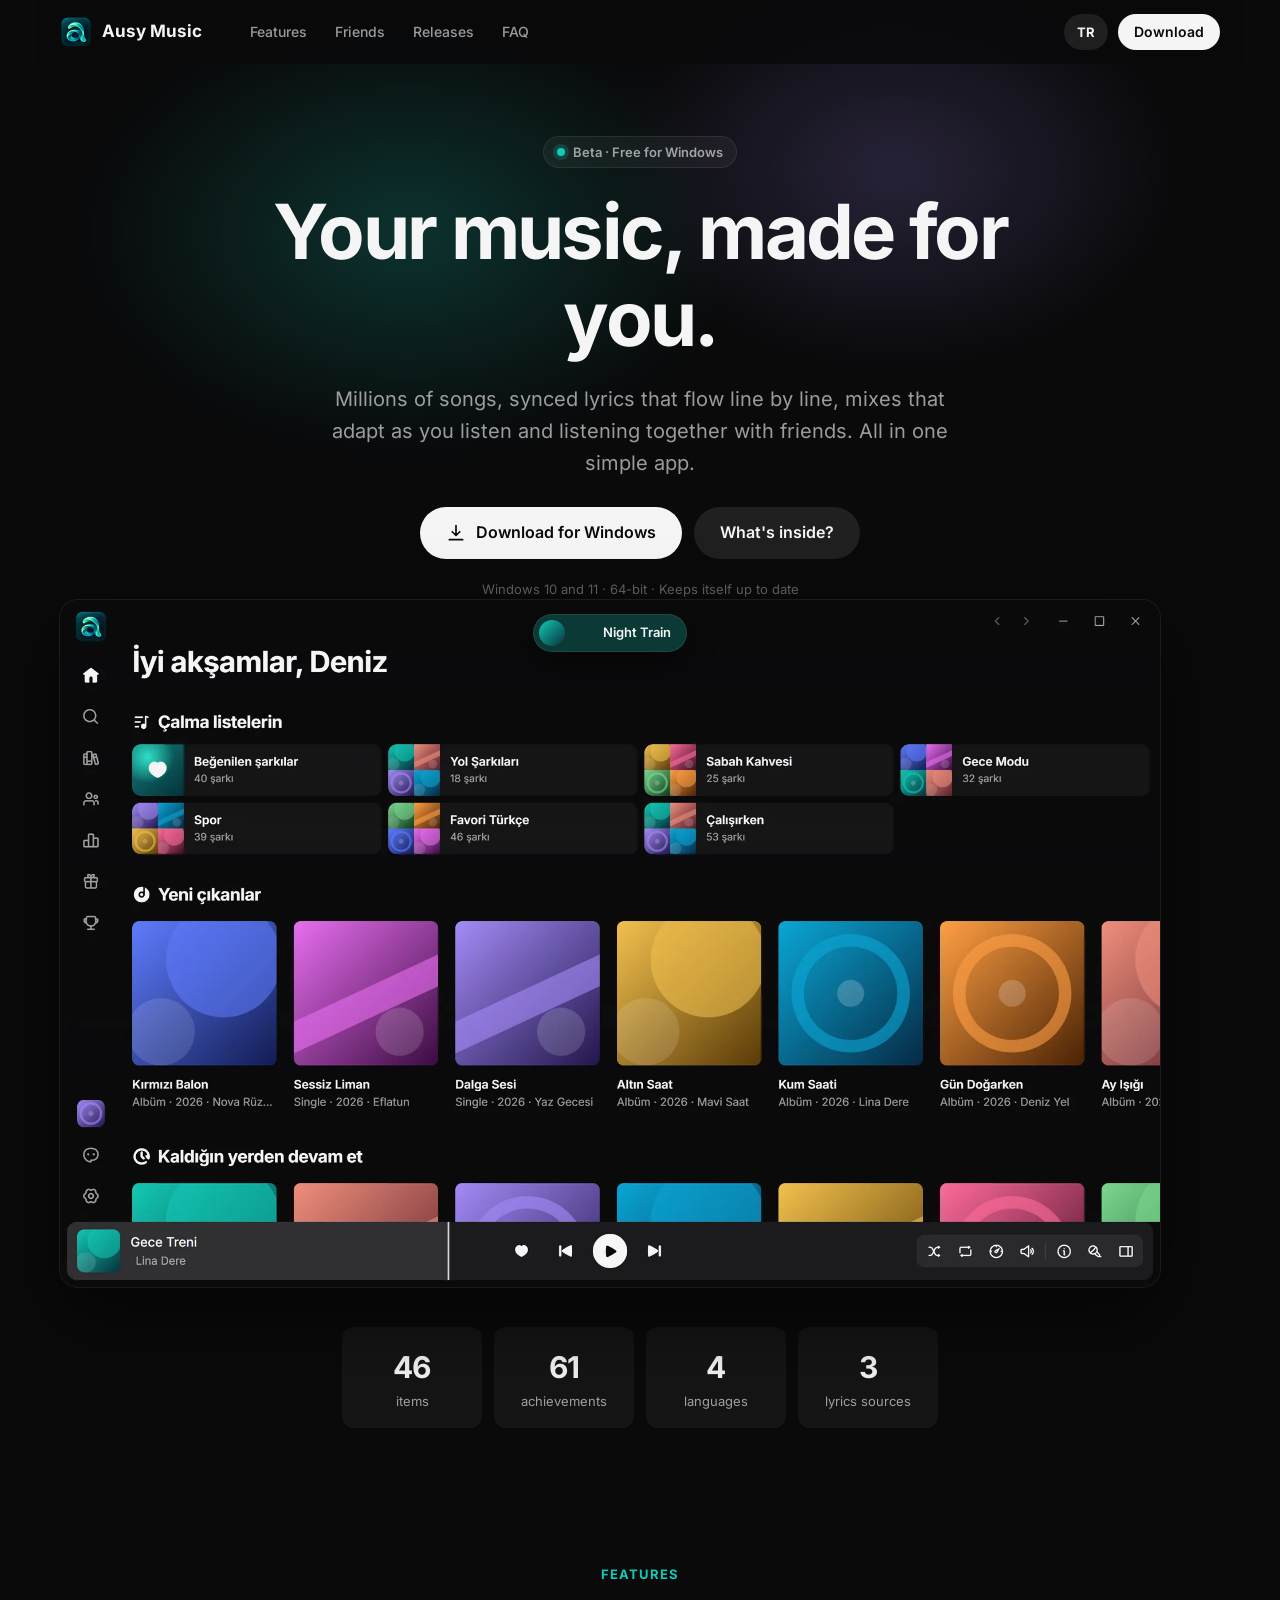
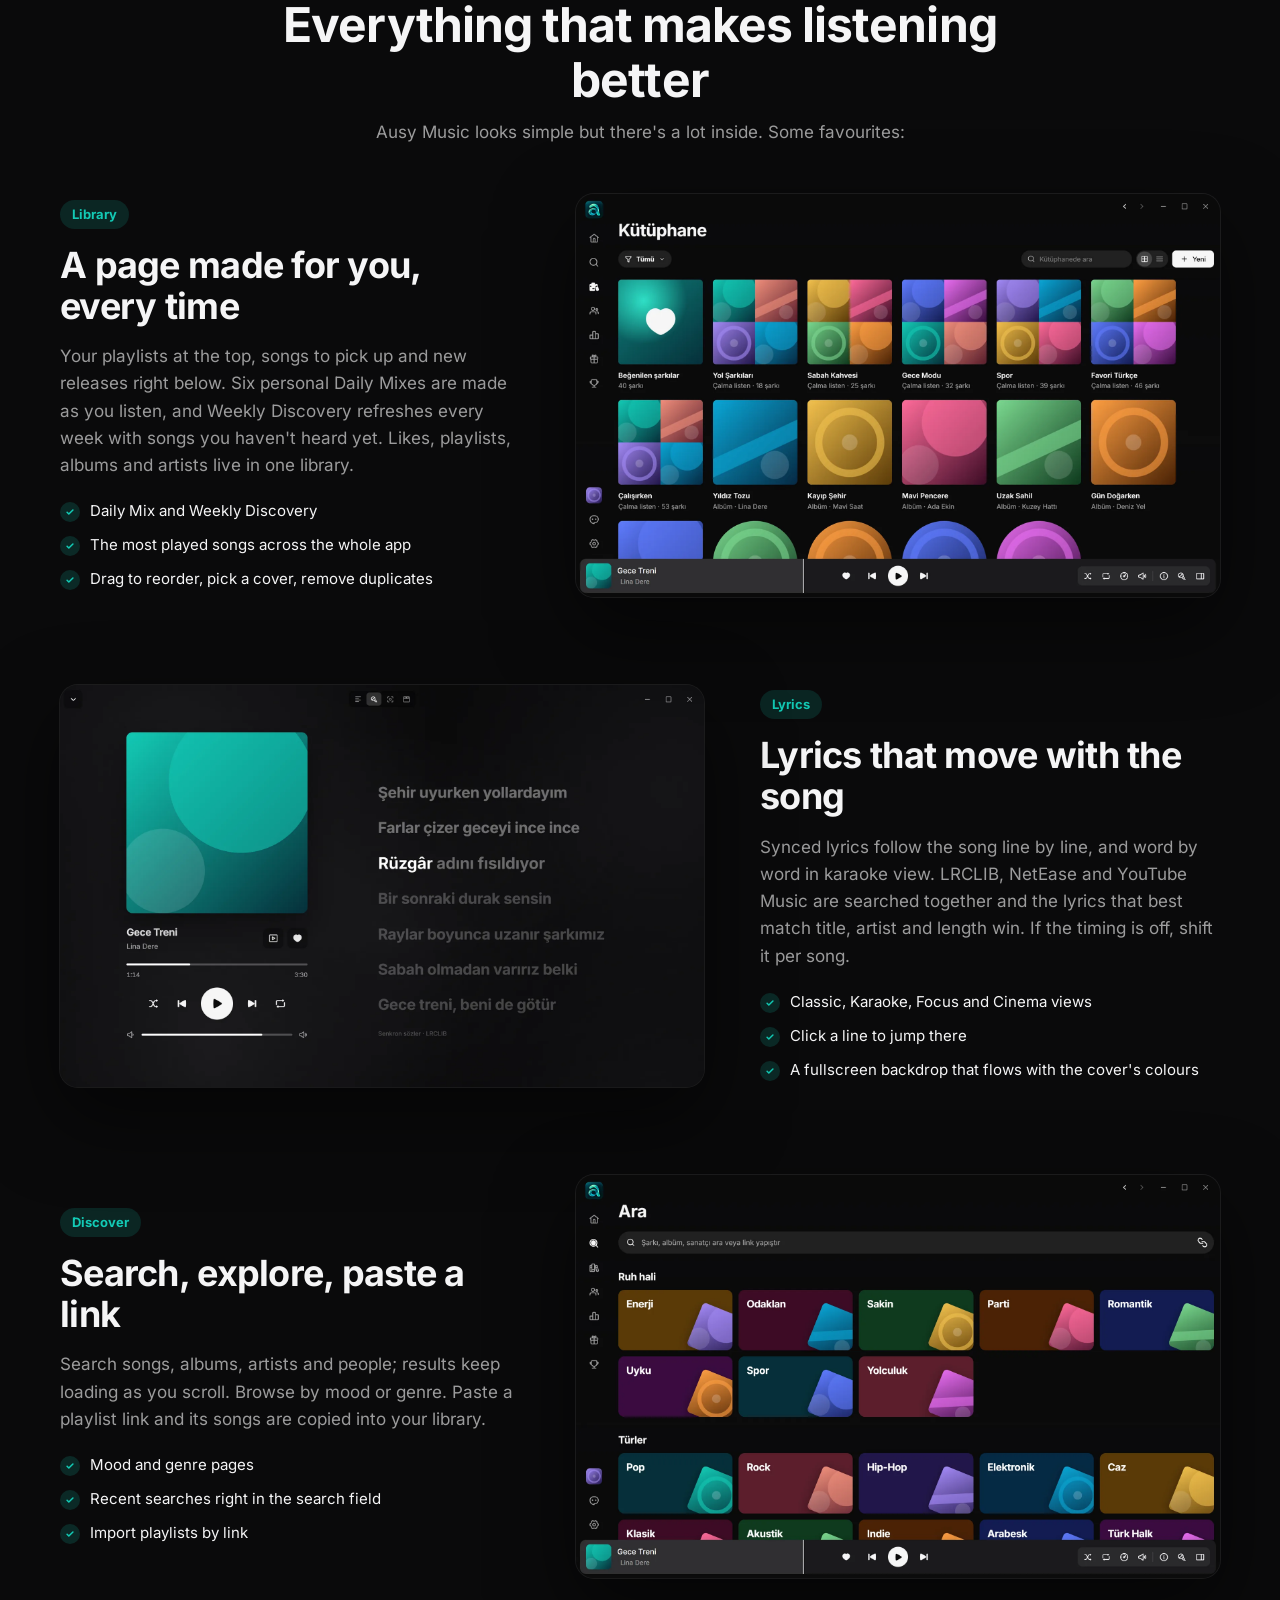
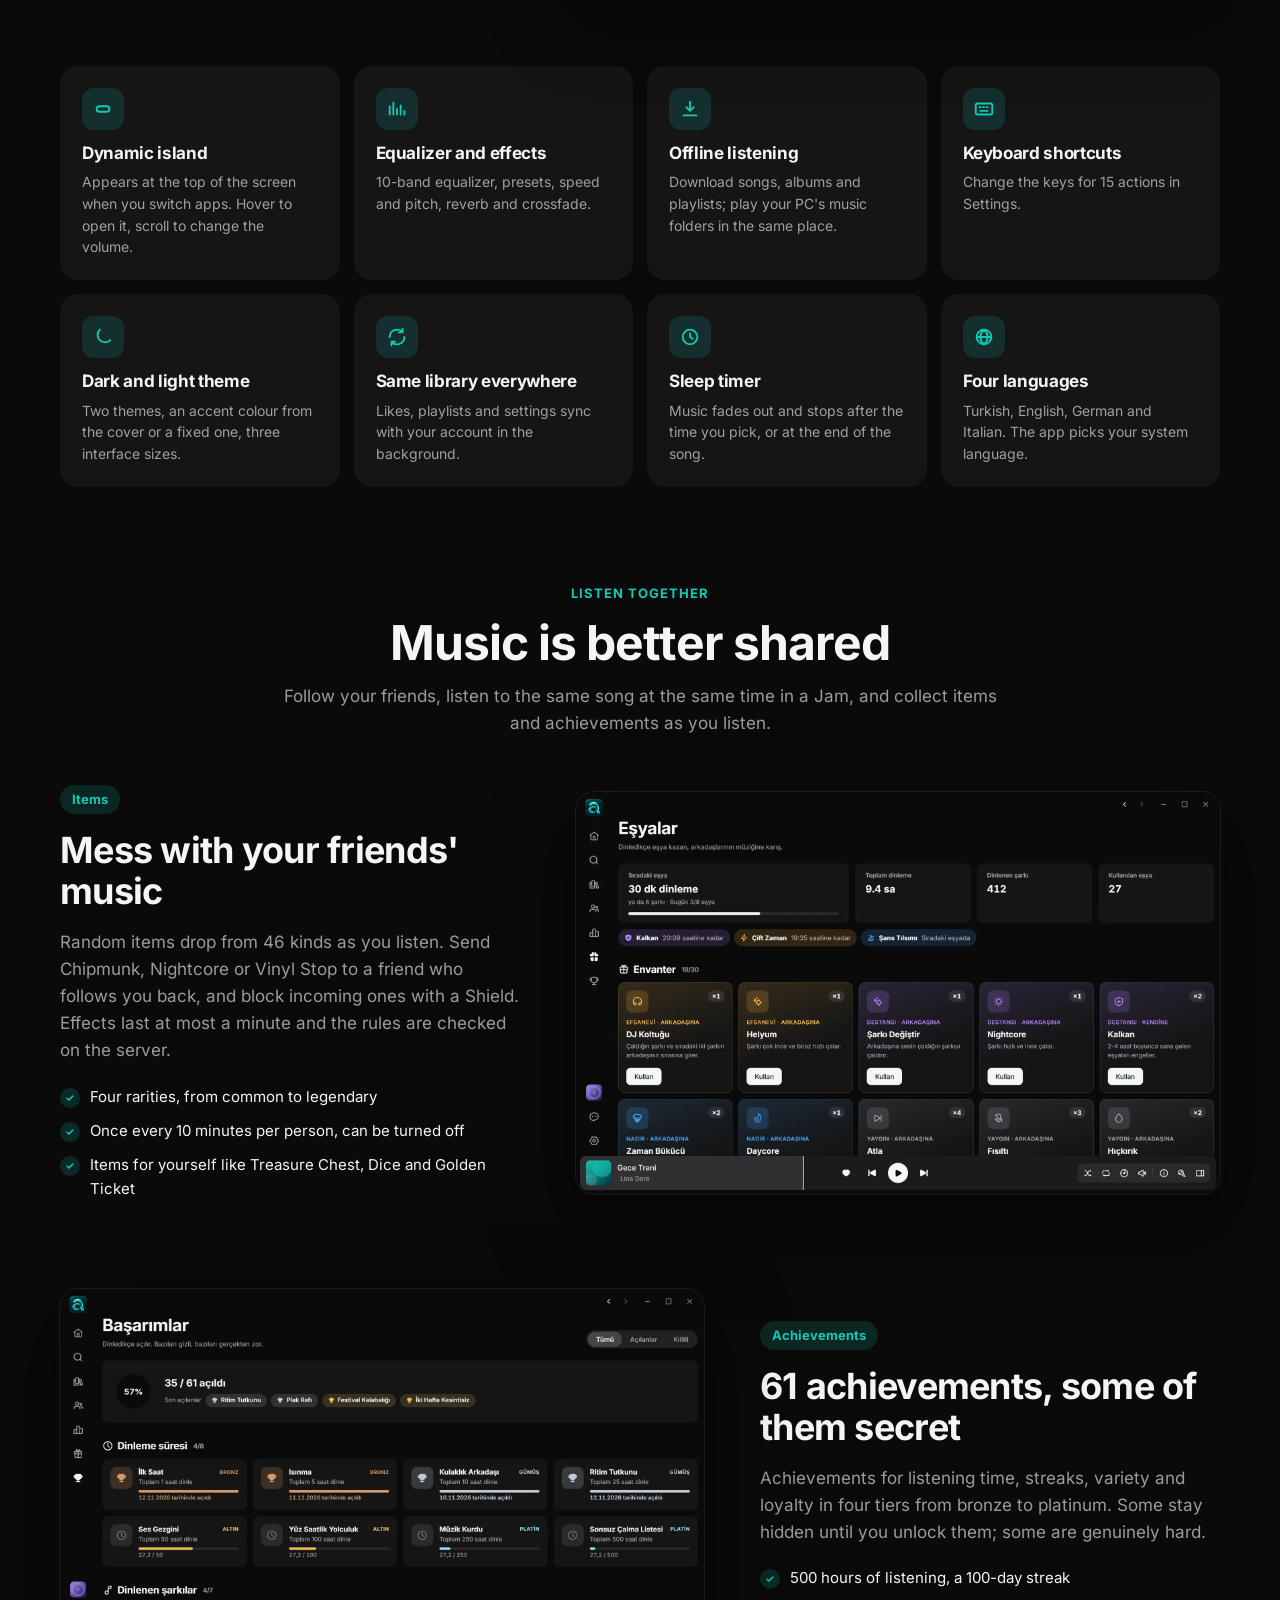
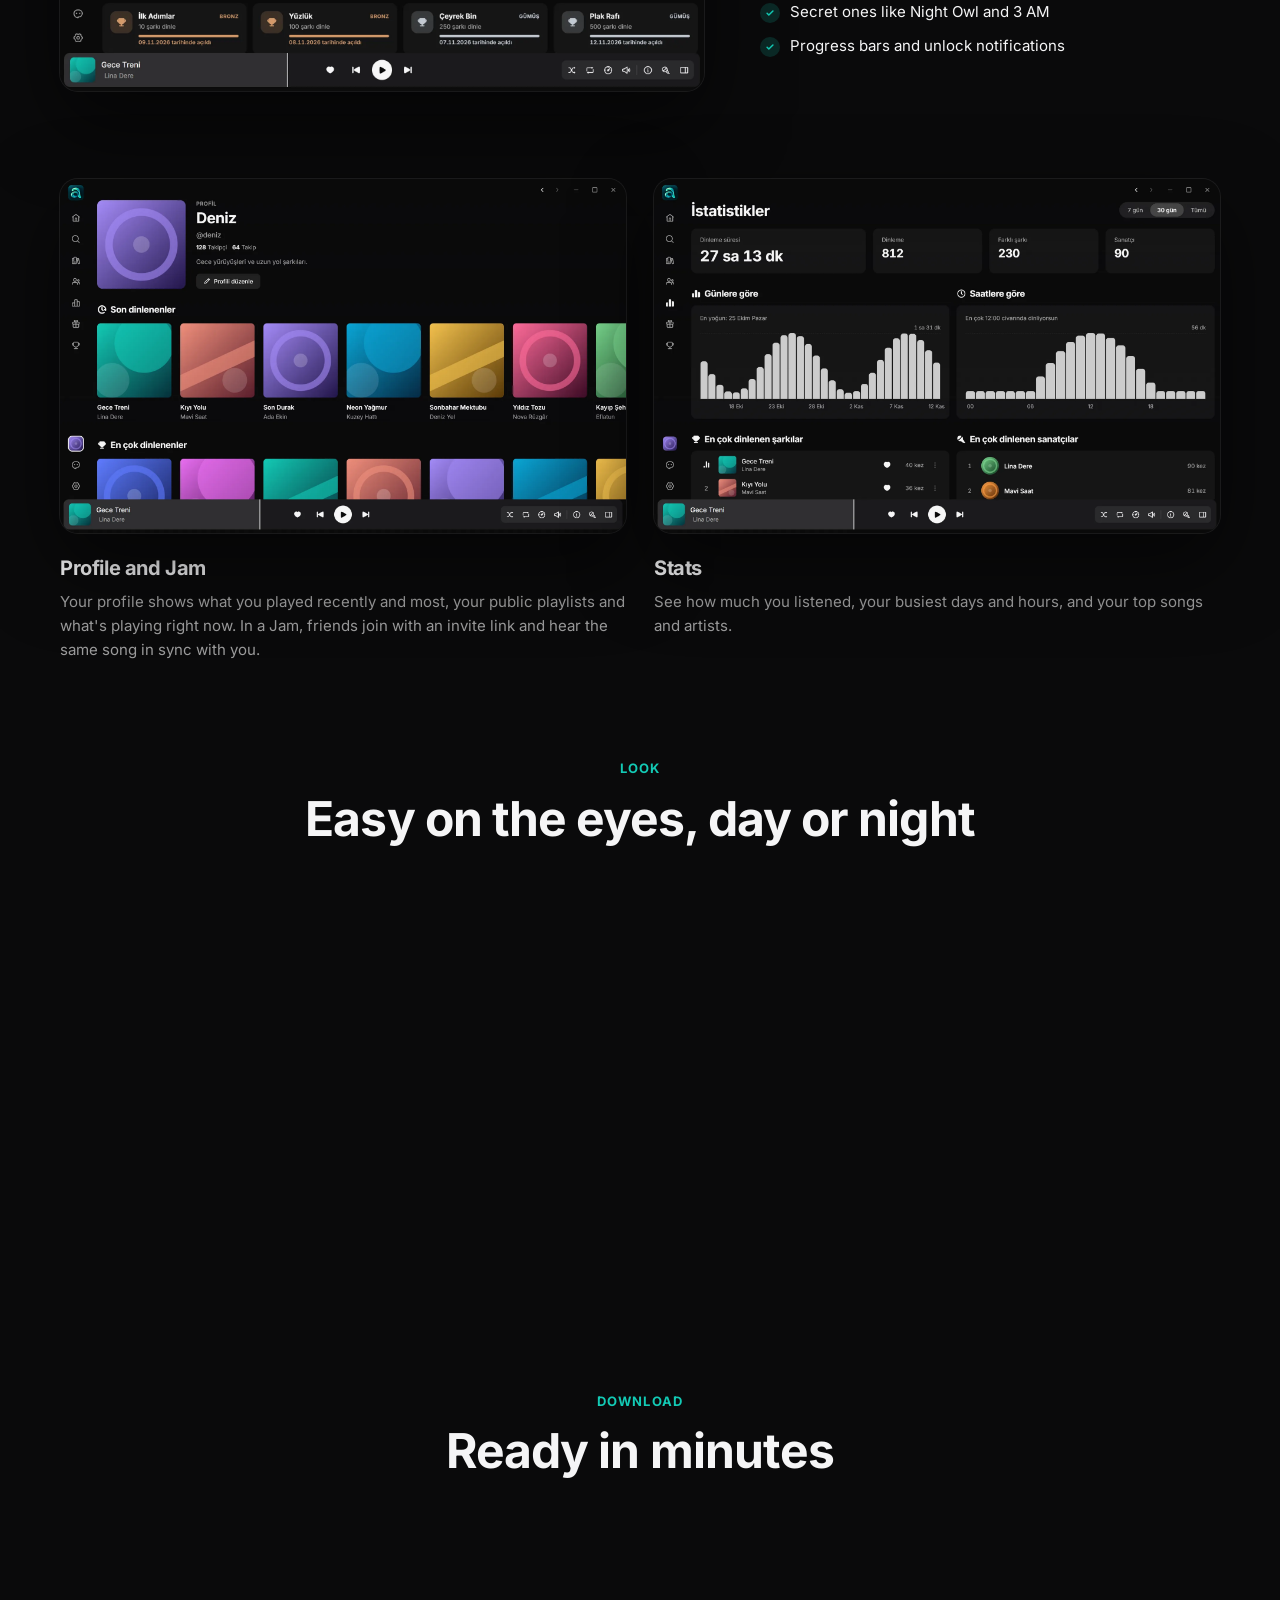
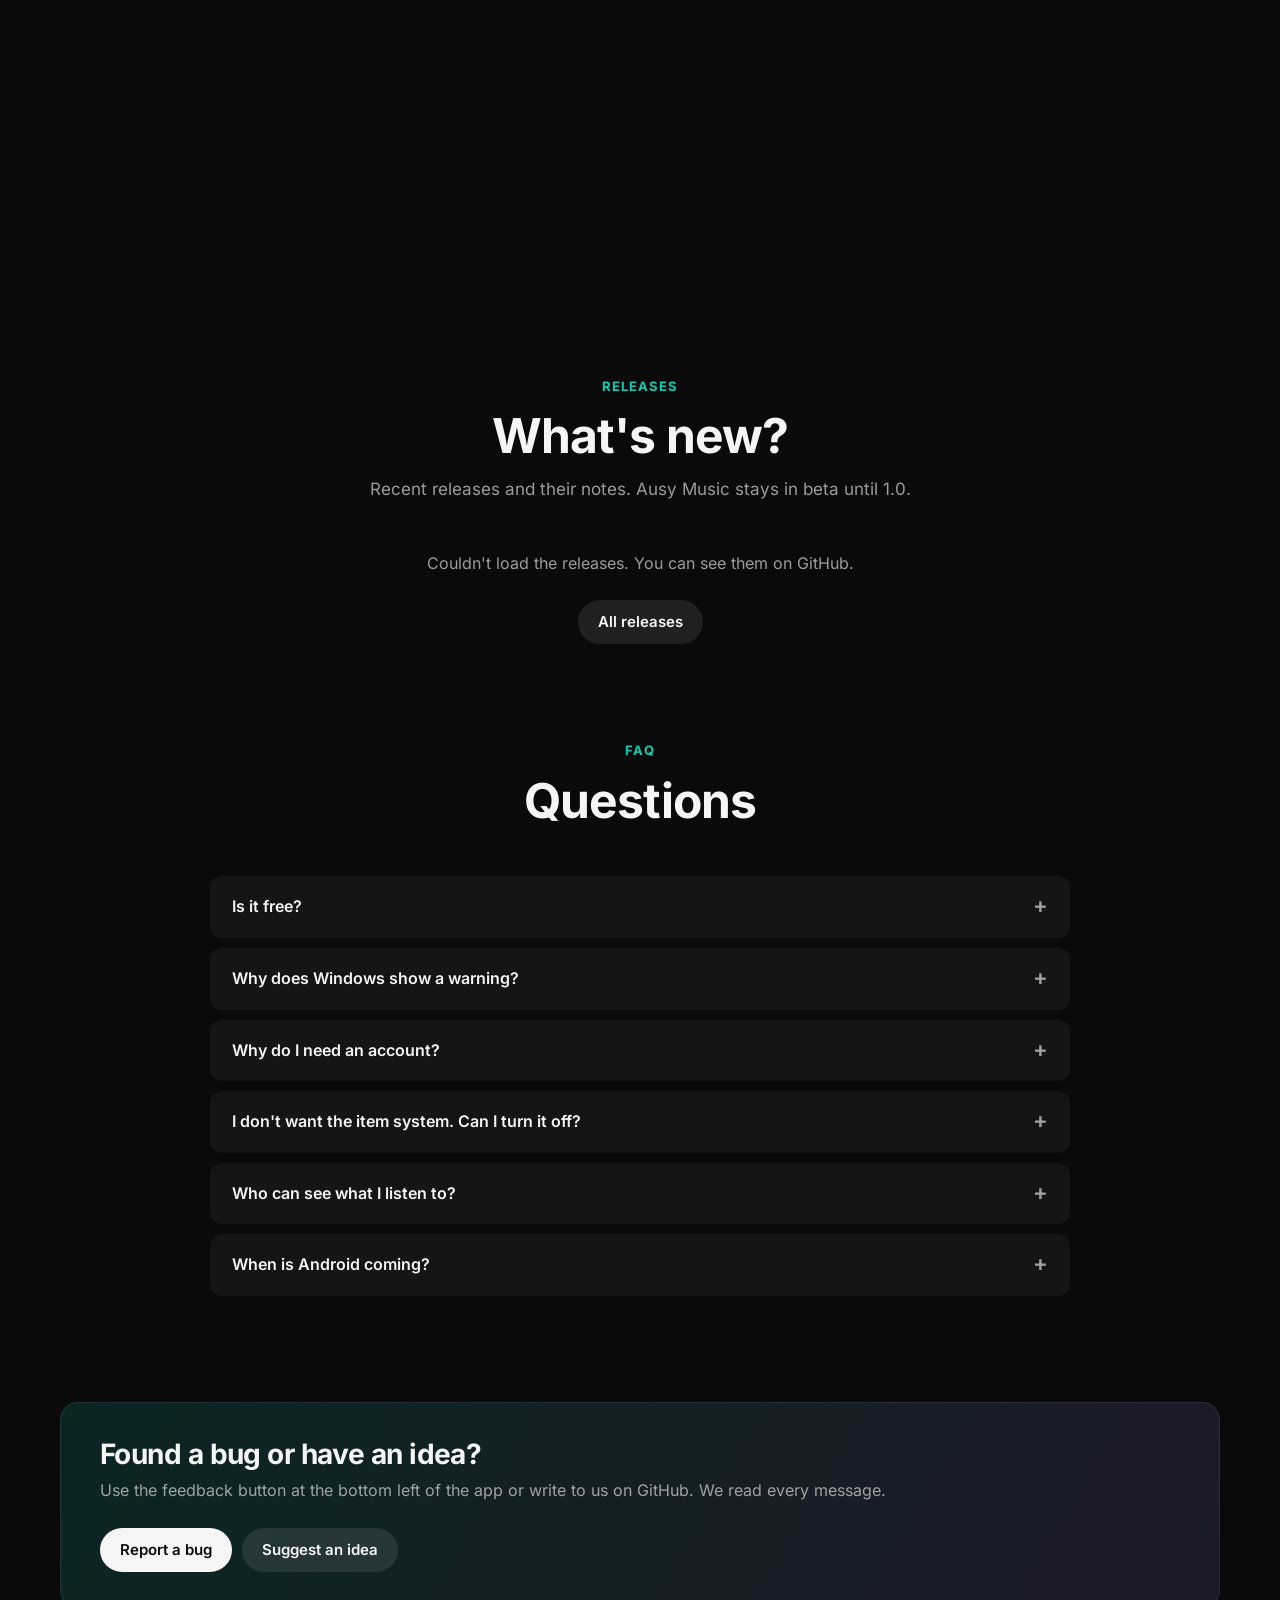
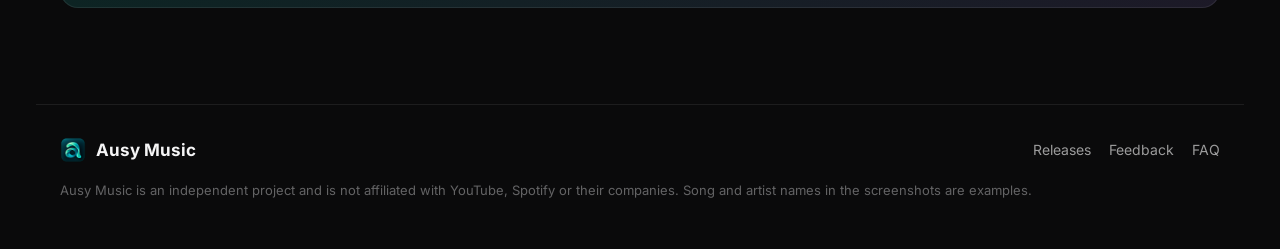
<file: docs/index.html>
<!doctype html>
<html lang="tr">
  <head>
    <meta charset="utf-8" />
    <meta name="viewport" content="width=device-width, initial-scale=1" />
    <title>Ausy Music · Ücretsiz müzik uygulaması</title>
    <meta name="description" content="Ausy Music: Windows için ücretsiz müzik uygulaması. Senkron sözler, Daily Mix, Haftalık Keşifler, arkadaşlarla Jam, eşyalar ve başarımlar, internetsiz dinleme." />
    <meta name="theme-color" content="#0a0a0b" />
    <meta property="og:title" content="Ausy Music" />
    <meta property="og:description" content="Windows için ücretsiz müzik uygulaması. Senkron sözler, Daily Mix, Jam, eşyalar ve başarımlar." />
    <meta property="og:type" content="website" />
    <meta property="og:image" content="https://o7xmarasli.github.io/ausymusic-releases/assets/og.jpg" />
    <meta name="twitter:card" content="summary_large_image" />
    <link rel="icon" href="assets/logo.png" />
    <link rel="preload" href="assets/inter-latin.woff2" as="font" type="font/woff2" crossorigin />
    <link rel="stylesheet" href="site.css" />
  </head>
  <body>
    <header class="nav" id="nav">
      <a class="brand" href="#top"><img src="assets/logo.png" alt="" width="32" height="32" /> Ausy Music</a>
      <nav class="links" aria-label="Sayfa">
        <a href="#features" data-t="nav.features">Özellikler</a>
        <a href="#social" data-t="nav.social">Arkadaşlar</a>
        <a href="#releases" data-t="nav.releases">Sürümler</a>
        <a href="#faq" data-t="nav.faq">Sorular</a>
      </nav>
      <div class="nav-end">
        <button class="lang" id="lang" type="button" aria-label="Dil / Language">EN</button>
        <a class="btn small primary" data-download href="https://github.com/o7xMarasli/ausymusic-releases/releases/latest" data-t="nav.download">İndir</a>
      </div>
    </header>

    <main id="top">
      <!-- Giriş -->
      <section class="hero">
        <div class="hero-copy">
          <span class="pill"><i></i><span data-t="hero.badge">Beta · Windows için ücretsiz</span></span>
          <h1 data-t="hero.title">Müziğin, tam sana göre.</h1>
          <p class="lead" data-t="hero.lead">Milyonlarca şarkı, satır satır akan senkron sözler, dinledikçe sana göre şekillenen karışımlar ve arkadaşlarınla birlikte dinleme. Hepsi tek, sade bir uygulamada.</p>
          <div class="cta">
            <a class="btn primary big" data-download href="https://github.com/o7xMarasli/ausymusic-releases/releases/latest">
              <svg viewBox="0 0 24 24" aria-hidden="true"><path d="M12 3v12m0 0-4.5-4.5M12 15l4.5-4.5M4 20h16" /></svg>
              <span data-t="hero.cta">Windows için indir</span>
            </a>
            <a class="btn ghost big" href="#features" data-t="hero.more">Neler var?</a>
          </div>
          <p class="meta" id="meta" data-t="hero.meta">Windows 10 ve 11 · 64 bit · Kendini güncel tutar</p>
        </div>
        <figure class="window hero-shot">
          <div class="island" aria-hidden="true">
            <span class="cover"></span>
            <span class="eq"><i></i><i></i><i></i><i></i></span>
            <span class="song" data-t="demo.song">Gece Treni</span>
          </div>
          <img src="assets/shots/home.webp" width="1920" height="1200" alt="Ausy Music ana sayfası: çalma listeleri, yeni çıkanlar ve kaldığın yerden devam et" data-alt="alt.home" fetchpriority="high" />
        </figure>
        <ul class="stats" aria-label="Kısaca">
          <li><b>46</b><span data-t="stat.items">eşya</span></li>
          <li><b>61</b><span data-t="stat.ach">başarım</span></li>
          <li><b>4</b><span data-t="stat.lang">dil</span></li>
          <li><b>3</b><span data-t="stat.lyrics">söz kaynağı</span></li>
        </ul>
      </section>

      <!-- Özellikler: büyük görseller -->
      <section class="section" id="features">
        <header class="section-head">
          <span class="kicker" data-t="f.kicker">Özellikler</span>
          <h2 data-t="f.title">Dinlemeyi güzelleştiren her şey</h2>
          <p data-t="f.lead">Ausy Music sade görünür ama içi dolu. En sevilen özelliklerden bazıları:</p>
        </header>

        <article class="feature">
          <div class="feature-copy">
            <span class="tag" data-t="f.home.tag">Kütüphane</span>
            <h3 data-t="f.home.title">Her açılışta sana göre bir sayfa</h3>
            <p data-t="f.home.text">Çalma listelerin en üstte, kaldığın şarkılar ve yeni çıkanlar hemen altında. Dinledikçe altı kişisel Daily Mix hazırlanır, Haftalık Keşifler her hafta henüz dinlemediğin şarkılarla yenilenir. Beğendiklerin, listelerin, albümlerin ve sanatçıların tek bir kütüphanede.</p>
            <ul class="checks">
              <li data-t="f.home.l1">Daily Mix ve Haftalık Keşifler</li>
              <li data-t="f.home.l2">Uygulamadaki herkesin en çok dinledikleri</li>
              <li data-t="f.home.l3">Sürükleyip sırala, kapak seç, yinelenenleri temizle</li>
            </ul>
          </div>
          <figure class="window"><img src="assets/shots/library.webp" width="1920" height="1200" loading="lazy" alt="Kütüphane: beğenilenler, çalma listeleri, albümler ve sanatçılar" data-alt="alt.library" /></figure>
        </article>

        <article class="feature flip">
          <div class="feature-copy">
            <span class="tag" data-t="f.lyrics.tag">Sözler</span>
            <h3 data-t="f.lyrics.title">Sözler şarkıyla birlikte akar</h3>
            <p data-t="f.lyrics.text">Senkron sözler satır satır, karaoke görünümünde kelime kelime ilerler. LRCLIB, NetEase ve YouTube Music birlikte aranır; başlığı, sanatçısı ve süresi en iyi tutan söz seçilir. Zamanlama kaçarsa şarkı bazında ileri geri kaydırabilirsin.</p>
            <ul class="checks">
              <li data-t="f.lyrics.l1">Klasik, Karaoke, Odak ve Sinema görünümleri</li>
              <li data-t="f.lyrics.l2">Bir satıra tıkla, şarkı oraya atlasın</li>
              <li data-t="f.lyrics.l3">Kapak renklerinden dalgalanan tam ekran zemin</li>
            </ul>
          </div>
          <figure class="window"><img src="assets/shots/player.webp" width="1920" height="1200" loading="lazy" alt="Tam ekran oynatıcı ve karaoke görünümünde senkron sözler" data-alt="alt.player" /></figure>
        </article>

        <article class="feature">
          <div class="feature-copy">
            <span class="tag" data-t="f.search.tag">Keşfet</span>
            <h3 data-t="f.search.title">Ara, keşfet, link yapıştır</h3>
            <p data-t="f.search.text">Şarkı, albüm, sanatçı ve kullanıcı ara; sonuçlar kaydırdıkça gelir. Ruh haline ya da türe göre gez. Bir çalma listesi linki yapıştır, şarkılar kütüphanene kopyalansın.</p>
            <ul class="checks">
              <li data-t="f.search.l1">Ruh hali ve tür sayfaları</li>
              <li data-t="f.search.l2">Son aramalar arama alanında</li>
              <li data-t="f.search.l3">Link ile çalma listesi içe aktarma</li>
            </ul>
          </div>
          <figure class="window"><img src="assets/shots/search.webp" width="1920" height="1200" loading="lazy" alt="Arama sayfası: ruh hali ve tür kartları" data-alt="alt.search" /></figure>
        </article>

        <!-- Küçük özellik kartları -->
        <div class="grid">
          <article class="card">
            <span class="ico"><svg viewBox="0 0 24 24"><rect x="5" y="9" width="14" height="6" rx="3" /></svg></span>
            <h4 data-t="g.island">Dinamik ada</h4>
            <p data-t="g.islandText">Başka bir uygulamaya geçince ekranın üstünde belirir. Üzerine gelince açılır, fare tekerleğiyle sesi ayarlarsın.</p>
          </article>
          <article class="card">
            <span class="ico"><svg viewBox="0 0 24 24"><path d="M4 18V9m4 9V5m4 13v-6m4 6V8m4 10v-4" /></svg></span>
            <h4 data-t="g.eq">Ekolayzır ve efektler</h4>
            <p data-t="g.eqText">10 bantlı ekolayzır, hazır ayarlar, hız ve perde, yankı ve şarkılar arası geçiş.</p>
          </article>
          <article class="card">
            <span class="ico"><svg viewBox="0 0 24 24"><path d="M12 4v10m0 0-4-4m4 4 4-4M5 19h14" /></svg></span>
            <h4 data-t="g.offline">İnternetsiz dinleme</h4>
            <p data-t="g.offlineText">Şarkı, albüm ve listeleri indir; bilgisayarındaki müzik klasörlerini de aynı yerde çal.</p>
          </article>
          <article class="card">
            <span class="ico"><svg viewBox="0 0 24 24"><rect x="3" y="6" width="18" height="12" rx="2" /><path d="M7 10h1m3 0h1m3 0h1M8 14h8" /></svg></span>
            <h4 data-t="g.keys">Klavye kısayolları</h4>
            <p data-t="g.keysText">15 eylemin tuşunu Ayarlar'dan istediğin gibi değiştir.</p>
          </article>
          <article class="card">
            <span class="ico"><svg viewBox="0 0 24 24"><path d="M20 15.5A8 8 0 1 1 8.5 4a6.5 6.5 0 0 0 11.5 11.5Z" /></svg></span>
            <h4 data-t="g.theme">Koyu ve açık tema</h4>
            <p data-t="g.themeText">İki tema, kapaktan gelen ya da sabit vurgu rengi, üç arayüz boyutu.</p>
          </article>
          <article class="card">
            <span class="ico"><svg viewBox="0 0 24 24"><path d="M4 12a8 8 0 0 1 14-5.3M20 12a8 8 0 0 1-14 5.3M18 3v4h-4M6 21v-4h4" /></svg></span>
            <h4 data-t="g.sync">Her yerde aynı kütüphane</h4>
            <p data-t="g.syncText">Beğeniler, listeler ve ayarlar hesabınla arka planda eşitlenir.</p>
          </article>
          <article class="card">
            <span class="ico"><svg viewBox="0 0 24 24"><circle cx="12" cy="12" r="8" /><path d="M12 8v4l3 2" /></svg></span>
            <h4 data-t="g.sleep">Uyku zamanlayıcı</h4>
            <p data-t="g.sleepText">Seçtiğin süre sonunda ya da şarkı bitince müzik yavaşça kısılıp durur.</p>
          </article>
          <article class="card">
            <span class="ico"><svg viewBox="0 0 24 24"><circle cx="12" cy="12" r="8" /><path d="M4 12h16M12 4c2.5 2.2 4 5 4 8s-1.5 5.8-4 8c-2.5-2.2-4-5-4-8s1.5-5.8 4-8Z" /></svg></span>
            <h4 data-t="g.lang">Dört dil</h4>
            <p data-t="g.langText">Türkçe, İngilizce, Almanca ve İtalyanca. Uygulama sistem dilini kendisi seçer.</p>
          </article>
        </div>
      </section>

      <!-- Arkadaşlar, eşyalar, başarımlar -->
      <section class="section" id="social">
        <header class="section-head">
          <span class="kicker" data-t="s.kicker">Birlikte dinle</span>
          <h2 data-t="s.title">Müzik paylaşınca güzel</h2>
          <p data-t="s.lead">Arkadaşlarını takip et, Jam'de aynı şarkıyı aynı anda dinle, dinledikçe eşya ve başarım topla.</p>
        </header>

        <article class="feature">
          <div class="feature-copy">
            <span class="tag" data-t="s.items.tag">Eşyalar</span>
            <h3 data-t="s.items.title">Arkadaşlarının müziğine karış</h3>
            <p data-t="s.items.text">Dinledikçe 46 farklı eşyadan rastgele düşer. Karşılıklı takipleştiğin bir arkadaşına Sincap Sesi, Nightcore ya da Plak Durması gönder; Kalkan'la sana gelenleri engelle. Etkiler en çok bir dakika sürer, kurallar sunucuda denetlenir.</p>
            <ul class="checks">
              <li data-t="s.items.l1">Yaygından efsaneviye dört nadirlik</li>
              <li data-t="s.items.l2">Aynı kişiye 10 dakikada bir, ayarlardan kapatılabilir</li>
              <li data-t="s.items.l3">Hazine Sandığı, Zar, Altın Bilet gibi kendine kullanılanlar</li>
            </ul>
          </div>
          <figure class="window"><img src="assets/shots/items.webp" width="1920" height="1200" loading="lazy" alt="Eşyalar sayfası: sıradaki eşya, etkin etkiler ve envanter" data-alt="alt.items" /></figure>
        </article>

        <article class="feature flip">
          <div class="feature-copy">
            <span class="tag" data-t="s.ach.tag">Başarımlar</span>
            <h3 data-t="s.ach.title">61 başarım, bazıları gizli</h3>
            <p data-t="s.ach.text">Dinleme süresi, seri, çeşitlilik ve sadakat başarımları bronzdan platine dört seviyede. Bazılarının ne olduğu açılana kadar görünmez; bazıları gerçekten zor.</p>
            <ul class="checks">
              <li data-t="s.ach.l1">500 saat dinleme, 100 günlük seri</li>
              <li data-t="s.ach.l2">Gece Kuşu, Saat Üç gibi gizli başarımlar</li>
              <li data-t="s.ach.l3">İlerleme çubukları ve açılma bildirimleri</li>
            </ul>
          </div>
          <figure class="window"><img src="assets/shots/achievements.webp" width="1920" height="1200" loading="lazy" alt="Başarımlar sayfası: genel ilerleme ve başarım kartları" data-alt="alt.ach" /></figure>
        </article>

        <div class="duo">
          <div>
            <figure class="window"><img src="assets/shots/profile.webp" width="1920" height="1200" loading="lazy" alt="Profil sayfası" data-alt="alt.profile" /></figure>
            <h4 data-t="s.profile.title">Profil ve Jam</h4>
            <p data-t="s.profile.text">Profilinde son ve en çok dinlediklerin, herkese açık listelerin ve o an çaldığın şarkı görünür. Jam'de bir davet linkiyle arkadaşların aynı şarkıyı seninle eş zamanlı dinler.</p>
          </div>
          <div>
            <figure class="window"><img src="assets/shots/stats.webp" width="1920" height="1200" loading="lazy" alt="İstatistikler sayfası" data-alt="alt.stats" /></figure>
            <h4 data-t="s.stats.title">İstatistikler</h4>
            <p data-t="s.stats.text">Ne kadar dinlediğini, en yoğun gün ve saatlerini, en çok dinlediğin şarkı ve sanatçıları gör.</p>
          </div>
        </div>
      </section>

      <!-- Temalar -->
      <section class="section">
        <header class="section-head">
          <span class="kicker" data-t="t.kicker">Görünüm</span>
          <h2 data-t="t.title">Gece de gündüz de rahat</h2>
        </header>
        <div class="duo">
          <div>
            <figure class="window"><img src="assets/shots/settings.webp" width="1920" height="1200" loading="lazy" alt="Ayarlar: görünüm, tema ve vurgu rengi" data-alt="alt.settings" /></figure>
            <h4 data-t="t.dark">Koyu tema ve ayarlar</h4>
          </div>
          <div>
            <figure class="window"><img src="assets/shots/home-light.webp" width="1920" height="1200" loading="lazy" alt="Açık temada ana sayfa" data-alt="alt.light" /></figure>
            <h4 data-t="t.light">Açık tema</h4>
          </div>
        </div>
      </section>

      <!-- İndir -->
      <section class="section" id="download">
        <header class="section-head">
          <span class="kicker" data-t="d.kicker">İndir</span>
          <h2 data-t="d.title">Dakikalar içinde hazır</h2>
        </header>
        <div class="dl">
          <div class="dl-card">
            <h3>Windows</h3>
            <p data-t="d.win">Windows 10 ve 11, 64 bit. Kurulumdan sonra yeni sürümleri kendisi kurar, müzik çalarken bile.</p>
            <a class="btn primary big" data-download href="https://github.com/o7xMarasli/ausymusic-releases/releases/latest"><span data-t="hero.cta">Windows için indir</span></a>
            <small id="version"></small>
            <ol class="steps">
              <li data-t="d.s1">Kurulum dosyasını indir ve çalıştır.</li>
              <li data-t="d.s2">Windows uyarı gösterirse "Ek bilgi" ve "Yine de çalıştır"a tıkla.</li>
              <li data-t="d.s3">Ücretsiz hesabını aç ya da Google ile giriş yap.</li>
            </ol>
          </div>
          <div class="dl-card soon">
            <h3>Android</h3>
            <p data-t="d.android">Üzerinde çalışıyoruz. Hazır olunca buradan indirebileceksin.</p>
            <span class="btn ghost big disabled" data-t="d.soon">Yakında</span>
          </div>
        </div>
      </section>

      <!-- Sürüm notları -->
      <section class="section" id="releases">
        <header class="section-head">
          <span class="kicker" data-t="r.kicker">Sürümler</span>
          <h2 data-t="r.title">Neler değişti?</h2>
          <p data-t="r.lead">Son sürümler ve notları. Ausy Music 1.0'a kadar beta olarak gelişmeye devam ediyor.</p>
        </header>
        <div class="releases" id="release-list">
          <p class="muted" data-t="r.loading">Sürümler yükleniyor…</p>
        </div>
        <p class="center"><a class="btn ghost" href="https://github.com/o7xMarasli/ausymusic-releases/releases" data-t="r.all">Tüm sürümler</a></p>
      </section>

      <!-- Sorular -->
      <section class="section faq" id="faq">
        <header class="section-head">
          <span class="kicker" data-t="q.kicker">Sorular</span>
          <h2 data-t="q.title">Merak edilenler</h2>
        </header>
        <details>
          <summary data-t="q.free">Ücretsiz mi?</summary>
          <p data-t="q.freeA">Evet. Ücretsiz bir hesap açman yeterli; abonelik ya da ücretli sürüm yok.</p>
        </details>
        <details>
          <summary data-t="q.warn">Windows neden uyarı gösteriyor?</summary>
          <p data-t="q.warnA">Uygulamanın henüz ticari kod imzası yok, bu yüzden SmartScreen uyarabilir. "Ek bilgi" ve ardından "Yine de çalıştır" ile devam edebilirsin. Güncellemeler ise uygulama tarafından imzası doğrulanarak kurulur.</p>
        </details>
        <details>
          <summary data-t="q.account">Neden hesap gerekiyor?</summary>
          <p data-t="q.accountA">Beğenilerin, listelerin ve ayarların cihazlar arasında eşitlensin, arkadaşlarını takip edebilesin diye. E-postan profilinde hiçbir zaman görünmez.</p>
        </details>
        <details>
          <summary data-t="q.items">Eşya sistemini istemiyorum, kapatabilir miyim?</summary>
          <p data-t="q.itemsA">Evet. Ayarlar &gt; Gizlilik'ten kapatınca eşya kazanmazsın ve kimse sana eşya kullanamaz.</p>
        </details>
        <details>
          <summary data-t="q.privacy">Dinlediklerimi kimler görür?</summary>
          <p data-t="q.privacyA">Profilinde son ve en çok dinlediklerini yalnız "Dinleme etkinliğini paylaş" açıkken giriş yapmış kullanıcılar görür. Bu ayar Gizlilik bölümünde.</p>
        </details>
        <details>
          <summary data-t="q.android">Android ne zaman gelecek?</summary>
          <p data-t="q.androidA">Geliştirme sürüyor. Çıktığında bu sayfadan duyuracağız.</p>
        </details>
      </section>

      <!-- Geri bildirim -->
      <section class="section">
        <div class="feedback">
          <div>
            <h2 data-t="fb.title">Bir hata mı buldun, fikrin mi var?</h2>
            <p data-t="fb.text">Uygulamada sol alttaki geri bildirim düğmesini kullan ya da doğrudan GitHub'da yaz. Her mesajı okuyoruz.</p>
          </div>
          <div class="fb-actions">
            <a class="btn primary" href="https://github.com/o7xMarasli/ausymusic-releases/issues/new?template=bug.yml" data-t="fb.bug">Hata bildir</a>
            <a class="btn ghost" href="https://github.com/o7xMarasli/ausymusic-releases/issues/new?template=idea.yml" data-t="fb.idea">Öneri gönder</a>
          </div>
        </div>
      </section>
    </main>

    <footer class="foot">
      <div class="foot-row">
        <a class="brand" href="#top"><img src="assets/logo.png" alt="" width="26" height="26" /> Ausy Music</a>
        <nav aria-label="Bağlantılar">
          <a href="https://github.com/o7xMarasli/ausymusic-releases/releases" data-t="foot.releases">Sürümler</a>
          <a href="https://github.com/o7xMarasli/ausymusic-releases/issues" data-t="foot.issues">Geri bildirim</a>
          <a href="#faq" data-t="nav.faq">Sorular</a>
        </nav>
      </div>
      <p data-t="foot.note">Ausy Music bağımsız bir projedir; YouTube, Spotify veya bağlı şirketlerle ilişkisi yoktur. Ekran görüntülerindeki şarkı ve sanatçı adları örnektir.</p>
    </footer>
    <script src="site.js"></script>
  </body>
</html>
</file>
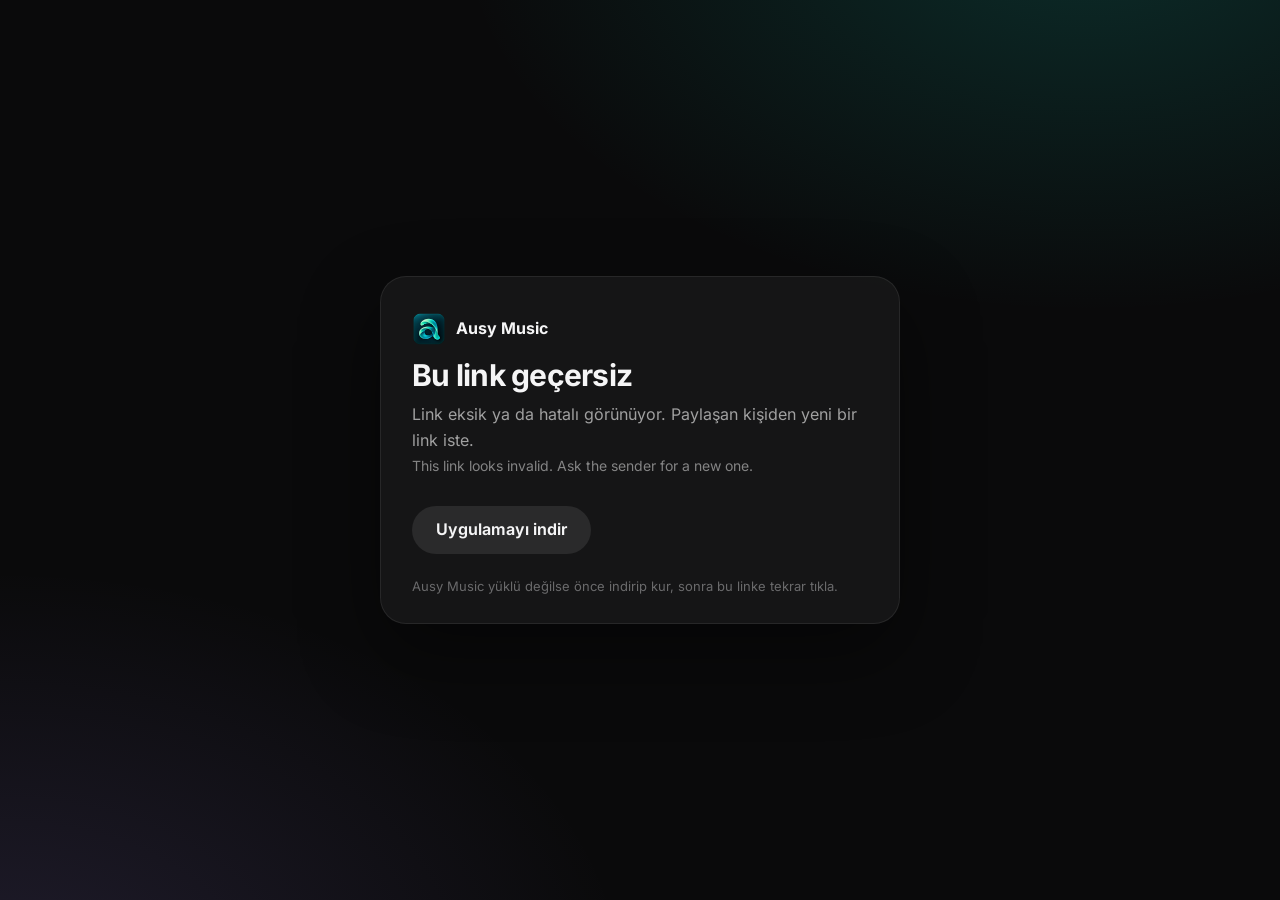
<file: docs/open/index.html>
<!doctype html>
<html lang="tr">
  <head>
    <meta charset="utf-8" />
    <meta name="viewport" content="width=device-width, initial-scale=1" />
    <title>Ausy Music'te aç</title>
    <meta name="description" content="Ausy Music paylaşım linki: uygulamada aç ve dinle." />
    <meta name="robots" content="noindex, nofollow" />
    <meta name="referrer" content="no-referrer" />
    <meta name="theme-color" content="#0a0a0b" />
    <link rel="icon" href="../assets/logo.png" />
    <link rel="stylesheet" href="../site.css" />
    <style>
      /* Paylaşım sayfası: uygulamayı ausymusic://open/<tür>/<kimlik> ile açar. Düzen jam/ sayfasıyla aynı. */
      body {
        background: radial-gradient(900px 560px at 85% -80px, rgba(19, 202, 181, 0.18) 0%, transparent 70%), radial-gradient(900px 600px at 0% 110%, rgba(164, 139, 247, 0.14) 0%, transparent 70%), var(--bg);
      }
      .op-wrap {
        min-height: 100vh;
        display: grid;
        place-items: center;
        padding: 24px 16px;
      }
      .op-card {
        width: min(520px, 100%);
        padding: 36px 32px 28px;
        border-radius: 26px;
        background: var(--glass);
        box-shadow: inset 0 0 0 1px var(--line), 0 30px 80px rgba(0, 0, 0, 0.45);
        animation: op-in 0.5s cubic-bezier(0.2, 0.7, 0.2, 1) both;
      }
      .op-brand {
        display: flex;
        align-items: center;
        gap: 10px;
        font-weight: 700;
      }
      .op-brand img {
        border-radius: 9px;
      }
      .op-kind {
        display: inline-block;
        margin-top: 34px;
        padding: 4px 12px;
        border-radius: 999px;
        background: var(--chip);
        color: var(--muted);
        font-size: 13px;
        font-weight: 600;
      }
      .op-card h1 {
        margin-top: 12px;
        font-size: 30px;
        line-height: 1.15;
        letter-spacing: -0.025em;
      }
      .op-card p {
        margin-top: 10px;
        color: var(--muted);
      }
      .op-card .op-en {
        margin-top: 2px;
        font-size: 14px;
        opacity: 0.8;
      }
      .op-actions {
        display: flex;
        flex-wrap: wrap;
        gap: 12px;
        margin-top: 28px;
      }
      .op-actions a {
        display: inline-flex;
        align-items: center;
        justify-content: center;
        height: 48px;
        padding: 0 24px;
        border-radius: 999px;
        font-weight: 650;
        background: var(--chip);
        transition: background 0.15s;
      }
      .op-actions a:hover {
        background: rgba(255, 255, 255, 0.14);
      }
      .op-actions .op-open {
        background: var(--accent);
        color: var(--on-accent);
      }
      .op-actions .op-open:hover {
        background: #3ad8c6;
      }
      .op-card .op-note {
        margin-top: 22px;
        font-size: 13px;
        color: var(--faint);
      }
      .op-bad,
      .op-actions .op-yt {
        display: none;
      }
      .is-bad .op-ok,
      .is-bad .op-open {
        display: none;
      }
      .is-bad .op-bad {
        display: block;
      }
      .has-yt .op-actions .op-yt {
        display: inline-flex;
      }
      @keyframes op-in {
        from {
          opacity: 0;
          transform: translateY(10px);
        }
      }
      @media (prefers-reduced-motion: reduce) {
        .op-card {
          animation: none;
        }
      }
      @media (max-width: 480px) {
        .op-card {
          padding: 28px 22px 22px;
        }
        .op-actions a {
          width: 100%;
        }
      }
    </style>
  </head>
  <body>
    <main class="op-wrap">
      <section class="op-card" id="card">
        <span class="op-brand"><img src="../assets/logo.png" alt="" width="34" height="34" /> Ausy Music</span>
        <div class="op-ok">
          <span class="op-kind" id="kind">Paylaşım</span>
          <h1>Ausy Music'te açılıyor</h1>
          <p>Biri seninle bir şey paylaştı. Uygulama açılmazsa aşağıdaki düğmeye bas.</p>
          <p class="op-en" lang="en">Someone shared this with you. If the app does not open, use the button below.</p>
        </div>
        <div class="op-bad">
          <h1>Bu link geçersiz</h1>
          <p>Link eksik ya da hatalı görünüyor. Paylaşan kişiden yeni bir link iste.</p>
          <p class="op-en" lang="en">This link looks invalid. Ask the sender for a new one.</p>
        </div>
        <div class="op-actions">
          <a class="op-open" id="open" href="ausymusic://open">Uygulamada aç</a>
          <a href="../">Uygulamayı indir</a>
          <a class="op-yt" id="yt" href="https://music.youtube.com/" rel="noopener noreferrer">YouTube Music'te dinle</a>
        </div>
        <p class="op-note">Ausy Music yüklü değilse önce indirip kur, sonra bu linke tekrar tıkla.</p>
      </section>
    </main>
    <script>
      // Uygulamadaki src/lib/share.ts ile aynı kurallar: ?k=<tür>&id=<kimlik>
      // "list" Ausy listesidir (UUID); diğerleri YouTube Music kimliğidir.
      (function () {
        var KINDS = { song: "Şarkı · Song", album: "Albüm · Album", playlist: "Çalma listesi · Playlist", artist: "Sanatçı · Artist", list: "Ausy listesi · Ausy playlist" };
        var CATALOG_ID = /^[A-Za-z0-9_-]{6,80}$/;
        var UUID = /^[0-9a-f]{8}-[0-9a-f]{4}-[0-9a-f]{4}-[0-9a-f]{4}-[0-9a-f]{12}$/i;
        var YT = {
          song: "https://music.youtube.com/watch?v=",
          album: "https://music.youtube.com/browse/",
          playlist: "https://music.youtube.com/playlist?list=",
          artist: "https://music.youtube.com/channel/",
        };
        var q = new URLSearchParams(location.search);
        var kind = (q.get("k") || "").trim();
        var id = (q.get("id") || "").trim();
        var card = document.getElementById("card");
        var ok = Object.prototype.hasOwnProperty.call(KINDS, kind) && (kind === "list" ? UUID.test(id) : CATALOG_ID.test(id));
        if (!ok) {
          card.className += " is-bad";
          return;
        }
        document.getElementById("kind").textContent = KINDS[kind];
        if (YT[kind]) {
          document.getElementById("yt").setAttribute("href", YT[kind] + id);
          card.className += " has-yt";
        }
        var target = "ausymusic://open/" + kind + "/" + id;
        document.getElementById("open").setAttribute("href", target);
        location.href = target;
      })();
    </script>
  </body>
</html>
</file>
<file: docs/site.css>
/* Ausy Music web sitesi. Renkler ve ölçüler uygulamanın tasarım diliyle aynı (src/styles/tokens.css). */
@font-face {
  font-family: "Inter";
  src: url("assets/inter-latin.woff2") format("woff2");
  font-weight: 100 900;
  font-display: swap;
  unicode-range: U+0000-00FF, U+0131, U+0152-0153, U+02BB-02BC, U+02C6, U+02DA, U+02DC, U+2000-206F, U+2074, U+20AC, U+2122, U+2191, U+2193, U+2212, U+2215, U+FEFF, U+FFFD;
}
@font-face {
  font-family: "Inter";
  src: url("assets/inter-latin-ext.woff2") format("woff2");
  font-weight: 100 900;
  font-display: swap;
  unicode-range: U+0100-02AF, U+0304, U+0308, U+0329, U+1E00-1E9F, U+1EF2-1EFF, U+2020, U+20A0-20AB, U+20AD-20C0, U+2113, U+2C60-2C7F, U+A720-A7FF;
}

:root {
  --bg: #0a0a0b;
  --surface: #121214;
  --glass: rgba(255, 255, 255, 0.045);
  --chip: rgba(255, 255, 255, 0.09);
  --line: rgba(255, 255, 255, 0.08);
  --text: #f5f5f6;
  --muted: rgba(245, 245, 246, 0.62);
  --faint: rgba(245, 245, 246, 0.38);
  --accent: #13cab5;
  --accent-2: #a48bf7;
  --on-accent: #01201c;
  --radius: 12px;
  --radius-lg: 18px;
  --max: 1160px;
  --ease: cubic-bezier(0.2, 0.7, 0.2, 1);
  color-scheme: dark;
}
* {
  box-sizing: border-box;
}
html {
  scroll-behavior: smooth;
  scroll-padding-top: 84px;
}
body {
  margin: 0;
  background: var(--bg);
  color: var(--text);
  font-family: "Inter", "Segoe UI", system-ui, sans-serif;
  font-size: 16px;
  line-height: 1.6;
  -webkit-font-smoothing: antialiased;
}
img {
  display: block;
  max-width: 100%;
  height: auto;
}
a {
  color: inherit;
  text-decoration: none;
}
h1,
h2,
h3,
h4 {
  margin: 0;
  line-height: 1.15;
  letter-spacing: -0.02em;
  font-weight: 700;
}
p {
  margin: 0;
}
:focus-visible {
  outline: 2px solid var(--accent);
  outline-offset: 3px;
  border-radius: 6px;
}

/* ---------- düğmeler ---------- */
.btn {
  display: inline-flex;
  align-items: center;
  justify-content: center;
  gap: 10px;
  height: 44px;
  padding: 0 20px;
  border-radius: 999px;
  font-weight: 600;
  font-size: 15px;
  border: 0;
  cursor: pointer;
  transition: background 0.18s var(--ease), transform 0.18s var(--ease), color 0.18s var(--ease);
  white-space: nowrap;
}
.btn svg {
  width: 20px;
  height: 20px;
  fill: none;
  stroke: currentColor;
  stroke-width: 2;
  stroke-linecap: round;
  stroke-linejoin: round;
}
.btn.primary {
  background: var(--text);
  color: var(--bg);
}
.btn.primary:hover {
  background: #fff;
  transform: translateY(-1px);
}
.btn.ghost {
  background: var(--chip);
  color: var(--text);
}
.btn.ghost:hover {
  background: rgba(255, 255, 255, 0.15);
}
.btn.big {
  height: 52px;
  padding: 0 26px;
  font-size: 16px;
}
.btn.small {
  height: 36px;
  padding: 0 16px;
  font-size: 14px;
}
.btn.disabled {
  opacity: 0.5;
  cursor: default;
}

/* ---------- üst çubuk ---------- */
.nav {
  position: sticky;
  top: 0;
  z-index: 20;
  display: flex;
  align-items: center;
  gap: 24px;
  max-width: calc(var(--max) + 48px);
  margin: 0 auto;
  padding: 14px 24px;
  background: color-mix(in srgb, var(--bg) 78%, transparent);
  backdrop-filter: blur(16px) saturate(1.2);
}
.brand {
  display: inline-flex;
  align-items: center;
  gap: 10px;
  font-weight: 700;
  font-size: 17px;
}
.brand img {
  border-radius: 9px;
}
.links {
  display: flex;
  gap: 4px;
  margin-left: 12px;
}
.links a {
  padding: 6px 12px;
  border-radius: 999px;
  font-size: 14px;
  font-weight: 500;
  color: var(--muted);
  transition: color 0.15s, background 0.15s;
}
.links a:hover {
  color: var(--text);
  background: var(--glass);
}
.nav-end {
  margin-left: auto;
  display: flex;
  align-items: center;
  gap: 10px;
}
.lang {
  height: 36px;
  min-width: 44px;
  border-radius: 999px;
  border: 0;
  background: var(--chip);
  color: var(--text);
  font: inherit;
  font-size: 13px;
  font-weight: 700;
  cursor: pointer;
}
.lang:hover {
  background: rgba(255, 255, 255, 0.15);
}

main {
  max-width: calc(var(--max) + 48px);
  margin: 0 auto;
  padding: 0 24px;
}

/* ---------- giriş ---------- */
.hero {
  position: relative;
  padding: 72px 0 40px;
  text-align: center;
}
.hero::before {
  content: "";
  position: absolute;
  inset: -80px 0 auto;
  height: 620px;
  z-index: -1;
  background: radial-gradient(40% 50% at 30% 40%, rgb(19 202 181 / 0.22), transparent 70%), radial-gradient(35% 45% at 72% 30%, rgb(164 139 247 / 0.2), transparent 70%);
  filter: blur(20px);
  pointer-events: none;
}
.hero-copy {
  max-width: 900px;
  margin: 0 auto;
  display: flex;
  flex-direction: column;
  align-items: center;
  gap: 20px;
}
.pill {
  display: inline-flex;
  align-items: center;
  gap: 8px;
  height: 32px;
  padding: 0 14px;
  border-radius: 999px;
  background: var(--glass);
  box-shadow: inset 0 0 0 1px var(--line);
  font-size: 13px;
  font-weight: 600;
  color: var(--muted);
}
.pill i {
  width: 8px;
  height: 8px;
  border-radius: 50%;
  background: var(--accent);
  box-shadow: 0 0 0 4px rgb(19 202 181 / 0.18);
}
.hero h1 {
  font-size: clamp(42px, 7vw, 76px);
  letter-spacing: -0.035em;
}
.lead {
  font-size: clamp(17px, 2vw, 20px);
  color: var(--muted);
  max-width: 640px;
}
.cta {
  display: flex;
  flex-wrap: wrap;
  justify-content: center;
  gap: 12px;
  margin-top: 8px;
}
.meta {
  font-size: 13px;
  color: var(--faint);
}
.hero-shot {
  margin: 56px auto 0;
  max-width: 1100px;
}
.stats {
  list-style: none;
  padding: 0;
  margin: 40px auto 0;
  display: flex;
  justify-content: center;
  flex-wrap: wrap;
  gap: 12px;
}
.stats li {
  min-width: 140px;
  padding: 16px 22px;
  border-radius: var(--radius);
  background: var(--glass);
  display: flex;
  flex-direction: column;
  align-items: center;
}
.stats b {
  font-size: 30px;
  letter-spacing: -0.02em;
}
.stats span {
  font-size: 13px;
  color: var(--muted);
}

/* ---------- uygulama penceresi çerçevesi ---------- */
.window {
  position: relative;
  margin: 0;
  border-radius: var(--radius-lg);
  overflow: hidden;
  background: var(--surface);
  box-shadow: 0 0 0 1px var(--line), 0 30px 80px rgba(0, 0, 0, 0.55);
}
.window img {
  width: 100%;
}

/* dinamik ada örneği */
.island {
  position: absolute;
  top: 14px;
  left: 50%;
  transform: translateX(-50%);
  z-index: 2;
  display: flex;
  align-items: center;
  gap: 10px;
  height: 38px;
  padding: 0 16px 0 6px;
  border-radius: 999px;
  background: #0b3a36;
  box-shadow: 0 10px 30px rgba(0, 0, 0, 0.45), inset 0 0 0 1px rgba(255, 255, 255, 0.08);
  font-size: 13px;
  font-weight: 600;
  animation: islandIn 1s var(--ease) 0.6s both;
}
.island .cover {
  width: 26px;
  height: 26px;
  border-radius: 50%;
  background: linear-gradient(135deg, #13cab5, #06303a);
}
.island .eq {
  display: flex;
  gap: 2px;
  align-items: flex-end;
  height: 12px;
}
.island .eq i {
  width: 3px;
  border-radius: 2px;
  background: var(--accent);
  animation: eq 0.9s ease-in-out infinite alternate;
}
.island .eq i:nth-child(2) {
  animation-delay: -0.3s;
}
.island .eq i:nth-child(3) {
  animation-delay: -0.6s;
}
.island .eq i:nth-child(4) {
  animation-delay: -0.15s;
}
@keyframes eq {
  from {
    height: 3px;
  }
  to {
    height: 12px;
  }
}
@keyframes islandIn {
  from {
    opacity: 0;
    transform: translateX(-50%) translateY(-40px) scale(0.7);
  }
}

/* ---------- bölümler ---------- */
.section {
  padding: 96px 0 0;
}
.section-head {
  max-width: 720px;
  margin: 0 auto 48px;
  text-align: center;
  display: flex;
  flex-direction: column;
  align-items: center;
  gap: 12px;
}
.kicker {
  font-size: 13px;
  font-weight: 700;
  letter-spacing: 0.08em;
  text-transform: uppercase;
  color: var(--accent);
}
.section-head h2 {
  font-size: clamp(32px, 4.5vw, 48px);
}
.section-head p {
  color: var(--muted);
  font-size: 17px;
}

/* büyük özellik satırları */
.feature {
  display: grid;
  grid-template-columns: minmax(0, 5fr) minmax(0, 7fr);
  gap: 56px;
  align-items: center;
  margin-bottom: 88px;
}
.feature.flip {
  grid-template-columns: minmax(0, 7fr) minmax(0, 5fr);
}
.feature.flip .feature-copy {
  order: 2;
}
.feature-copy {
  display: flex;
  flex-direction: column;
  gap: 16px;
}
.tag {
  align-self: flex-start;
  padding: 4px 12px;
  border-radius: 999px;
  background: rgb(19 202 181 / 0.14);
  color: var(--accent);
  font-size: 13px;
  font-weight: 700;
}
.feature h3 {
  font-size: clamp(26px, 3vw, 36px);
}
.feature p {
  color: var(--muted);
  font-size: 17px;
}
.checks {
  list-style: none;
  padding: 0;
  margin: 4px 0 0;
  display: flex;
  flex-direction: column;
  gap: 10px;
}
.checks li {
  position: relative;
  padding-left: 30px;
  font-size: 15px;
}
.checks li::before {
  content: "";
  position: absolute;
  left: 0;
  top: 3px;
  width: 20px;
  height: 20px;
  border-radius: 50%;
  background: rgb(19 202 181 / 0.16) url("data:image/svg+xml;utf8,<svg xmlns='http://www.w3.org/2000/svg' viewBox='0 0 24 24'><path d='m7 12.5 3 3 7-7' fill='none' stroke='%2313cab5' stroke-width='2.6' stroke-linecap='round' stroke-linejoin='round'/></svg>") center / 14px no-repeat;
}

/* küçük kartlar */
.grid {
  display: grid;
  grid-template-columns: repeat(4, minmax(0, 1fr));
  gap: 14px;
}
.card {
  padding: 22px;
  border-radius: var(--radius-lg);
  background: var(--glass);
  display: flex;
  flex-direction: column;
  gap: 8px;
  transition: background 0.2s var(--ease);
}
.card:hover {
  background: rgba(255, 255, 255, 0.07);
}
.ico {
  width: 42px;
  height: 42px;
  border-radius: 12px;
  display: grid;
  place-items: center;
  margin-bottom: 6px;
  background: rgb(19 202 181 / 0.14);
}
.ico svg {
  width: 22px;
  height: 22px;
  fill: none;
  stroke: var(--accent);
  stroke-width: 2;
  stroke-linecap: round;
  stroke-linejoin: round;
}
.card h4 {
  font-size: 17px;
}
.card p {
  font-size: 14px;
  color: var(--muted);
  line-height: 1.55;
}

/* iki görsel yan yana */
.duo {
  display: grid;
  grid-template-columns: 1fr 1fr;
  gap: 28px;
}
.duo > div {
  display: flex;
  flex-direction: column;
  gap: 10px;
}
.duo h4 {
  margin-top: 14px;
  font-size: 20px;
}
.duo p {
  color: var(--muted);
  font-size: 15px;
}

/* ---------- indir ---------- */
.dl {
  display: grid;
  grid-template-columns: 3fr 2fr;
  gap: 16px;
}
.dl-card {
  padding: 32px;
  border-radius: var(--radius-lg);
  background: var(--glass);
  display: flex;
  flex-direction: column;
  align-items: flex-start;
  gap: 14px;
}
.dl-card h3 {
  font-size: 26px;
}
.dl-card p {
  color: var(--muted);
}
.dl-card small {
  color: var(--faint);
  font-size: 13px;
}
.dl-card.soon {
  background: rgba(255, 255, 255, 0.025);
}
.steps {
  margin: 8px 0 0;
  padding: 0;
  list-style: none;
  counter-reset: s;
  display: flex;
  flex-direction: column;
  gap: 10px;
}
.steps li {
  counter-increment: s;
  display: flex;
  gap: 12px;
  align-items: flex-start;
  font-size: 15px;
  color: var(--muted);
}
.steps li::before {
  content: counter(s);
  flex: none;
  width: 24px;
  height: 24px;
  border-radius: 50%;
  display: grid;
  place-items: center;
  background: var(--chip);
  color: var(--text);
  font-size: 13px;
  font-weight: 700;
}

/* ---------- sürüm notları ---------- */
.releases {
  display: flex;
  flex-direction: column;
  gap: 14px;
  max-width: 860px;
  margin: 0 auto;
}
.release {
  padding: 24px 28px;
  border-radius: var(--radius-lg);
  background: var(--glass);
}
.release header {
  display: flex;
  align-items: baseline;
  gap: 12px;
  flex-wrap: wrap;
  margin-bottom: 10px;
}
.release h3 {
  font-size: 22px;
}
.release time {
  font-size: 13px;
  color: var(--faint);
}
.release .latest {
  padding: 2px 10px;
  border-radius: 999px;
  background: rgb(19 202 181 / 0.16);
  color: var(--accent);
  font-size: 12px;
  font-weight: 700;
}
.release .notes {
  color: var(--muted);
  font-size: 15px;
}
.release .notes ul {
  margin: 6px 0;
  padding-left: 20px;
}
.release .notes h4 {
  color: var(--text);
  font-size: 15px;
  margin: 14px 0 4px;
}
.release .notes p {
  margin: 6px 0;
}
.release details summary {
  cursor: pointer;
  color: var(--accent);
  font-size: 14px;
  font-weight: 600;
  margin-top: 8px;
}
.muted {
  color: var(--muted);
  text-align: center;
}
.center {
  display: flex;
  justify-content: center;
  margin-top: 24px;
}

/* ---------- sorular ---------- */
.faq details {
  max-width: 860px;
  margin: 0 auto 10px;
  border-radius: var(--radius);
  background: var(--glass);
  padding: 0 22px;
}
.faq summary {
  list-style: none;
  cursor: pointer;
  padding: 18px 0;
  font-weight: 600;
  font-size: 16px;
  display: flex;
  justify-content: space-between;
  gap: 12px;
}
.faq summary::-webkit-details-marker {
  display: none;
}
.faq summary::after {
  content: "+";
  font-size: 22px;
  line-height: 1;
  color: var(--muted);
  transition: transform 0.2s var(--ease);
}
.faq details[open] summary::after {
  transform: rotate(45deg);
}
.faq details p {
  padding: 0 0 18px;
  color: var(--muted);
}

/* ---------- geri bildirim ---------- */
.feedback {
  display: flex;
  align-items: center;
  justify-content: space-between;
  gap: 24px;
  flex-wrap: wrap;
  padding: 36px 40px;
  border-radius: var(--radius-lg);
  background: linear-gradient(120deg, rgb(19 202 181 / 0.14), rgb(164 139 247 / 0.12));
  box-shadow: inset 0 0 0 1px var(--line);
}
.feedback h2 {
  font-size: 28px;
}
.feedback p {
  margin-top: 8px;
  color: var(--muted);
}
.fb-actions {
  display: flex;
  gap: 10px;
  flex-wrap: wrap;
}

/* ---------- alt bilgi ---------- */
.foot {
  max-width: calc(var(--max) + 48px);
  margin: 96px auto 0;
  padding: 32px 24px 48px;
  border-top: 1px solid var(--line);
  color: var(--faint);
  font-size: 13px;
}
.foot-row {
  display: flex;
  align-items: center;
  justify-content: space-between;
  gap: 16px;
  flex-wrap: wrap;
  margin-bottom: 16px;
  color: var(--text);
}
.foot-row nav {
  display: flex;
  gap: 18px;
}
.foot-row nav a {
  color: var(--muted);
  font-size: 14px;
}
.foot-row nav a:hover {
  color: var(--text);
}

/* ---------- görünürken beliren öğeler ---------- */
.reveal {
  opacity: 0;
  transform: translateY(18px);
  transition: opacity 0.6s var(--ease), transform 0.6s var(--ease);
}
.reveal.shown {
  opacity: 1;
  transform: none;
}

@media (max-width: 980px) {
  .feature,
  .feature.flip {
    grid-template-columns: 1fr;
    gap: 28px;
  }
  .feature.flip .feature-copy {
    order: 0;
  }
  .grid {
    grid-template-columns: repeat(2, minmax(0, 1fr));
  }
  .dl {
    grid-template-columns: 1fr;
  }
}
@media (max-width: 700px) {
  .links {
    display: none;
  }
  .hero {
    padding-top: 40px;
  }
  .duo {
    grid-template-columns: 1fr;
  }
  .grid {
    grid-template-columns: 1fr;
  }
  .section {
    padding-top: 72px;
  }
  .feedback {
    padding: 28px 24px;
  }
  .island {
    display: none;
  }
}
@media (prefers-reduced-motion: reduce) {
  html {
    scroll-behavior: auto;
  }
  .reveal {
    opacity: 1;
    transform: none;
    transition: none;
  }
  .island,
  .island .eq i {
    animation: none;
  }
}
</file>
